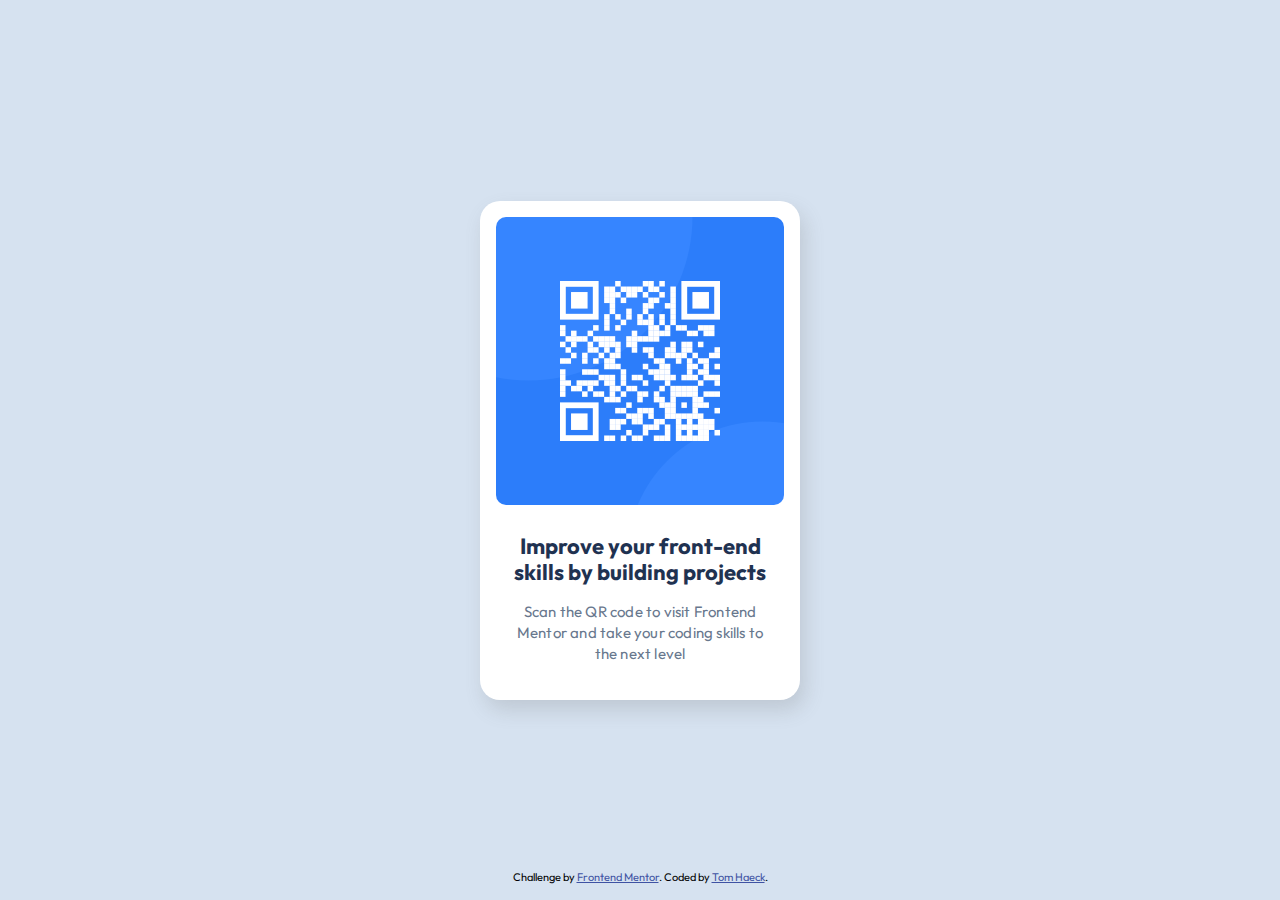
<file: 001-qr-code-component/index.html>
<!DOCTYPE html>
<html lang="en">
<head>
  <meta charset="UTF-8">
  <meta name="viewport" content="width=device-width, initial-scale=1.0">

  <link rel="icon" type="image/png" sizes="32x32" href="./images/favicon-32x32.png">
  <title>Frontend Mentor | QR code component</title>

  <style>
    @import url('https://fonts.googleapis.com/css2?family=Outfit:wght@400;700&display=swap');

    :root {
      --white: hsl(0, 0%, 100%);
      --slate-300: hsl(212, 45%, 89%);
      --slate-500: hsl(216, 15%, 48%);
      --slate-900: hsl(218, 44%, 22%);
    }

    /* do a CSS reset */
    *, *::before, *::after {
      font-family: "Outfit", sans-serif;

      box-sizing: border-box;
      margin: 0;
      padding: 0;
    }

    body {
      background-color: var(--slate-300);

      height: 100vh;

      display: flex;
    }

    .card {
      background-color: var(--white);

      width: 320px;
      height: 499px;
      border-radius: 20px;
      padding: 16px;
      margin: auto;

      box-shadow: 5px 10px 20px rgba(100, 100, 100, 0.2);
    }

    .card-image {
    }

    .card-image img {
      width: 100%;
      border-radius: 10px;
    }

    .card-text {
      text-align: center;
      padding: 24px 16px;
    }

    .card-text h1 {
      font-weight: 700;
      font-style: normal;

      font-size: 22px;

      line-height: 120%;
      letter-spacing: 0;

      color: var(--slate-900);

      margin-bottom: 16px;
    }

    .card-text p {
      font-weight: 400;
      font-style: normal;

      font-size: 15px;

      line-height: 140%;
      letter-spacing: 0.2px;

      color: var(--slate-500);
    }

    .attribution {
      font-size: 11px;
      text-align: center;

      width: 100%;
      padding: 16px;

      position: absolute;
      bottom: 0;
      left: 0;
    }

    .attribution a {
      color: hsl(228, 45%, 44%);
    }
  </style>
</head>
<body>

  <section class="card">
    <div class="card-image">
      <img src="images/image-qr-code.png" alt="https://wwww.frontendmentor.io">
    </div>
    <div class="card-text">
      <h1>Improve your front-end skills by building projects</h1>
      <p>Scan the QR code to visit Frontend Mentor and take your coding skills to the next level</p>
    </div>
  </section>
  <footer class="attribution">
    Challenge by <a href="https://www.frontendmentor.io?ref=challenge" target="_blank">Frontend Mentor</a>.
    Coded by <a href="https://github.com/tomhaeck">Tom Haeck</a>.
  </footer>

</body>
</html>
</file>
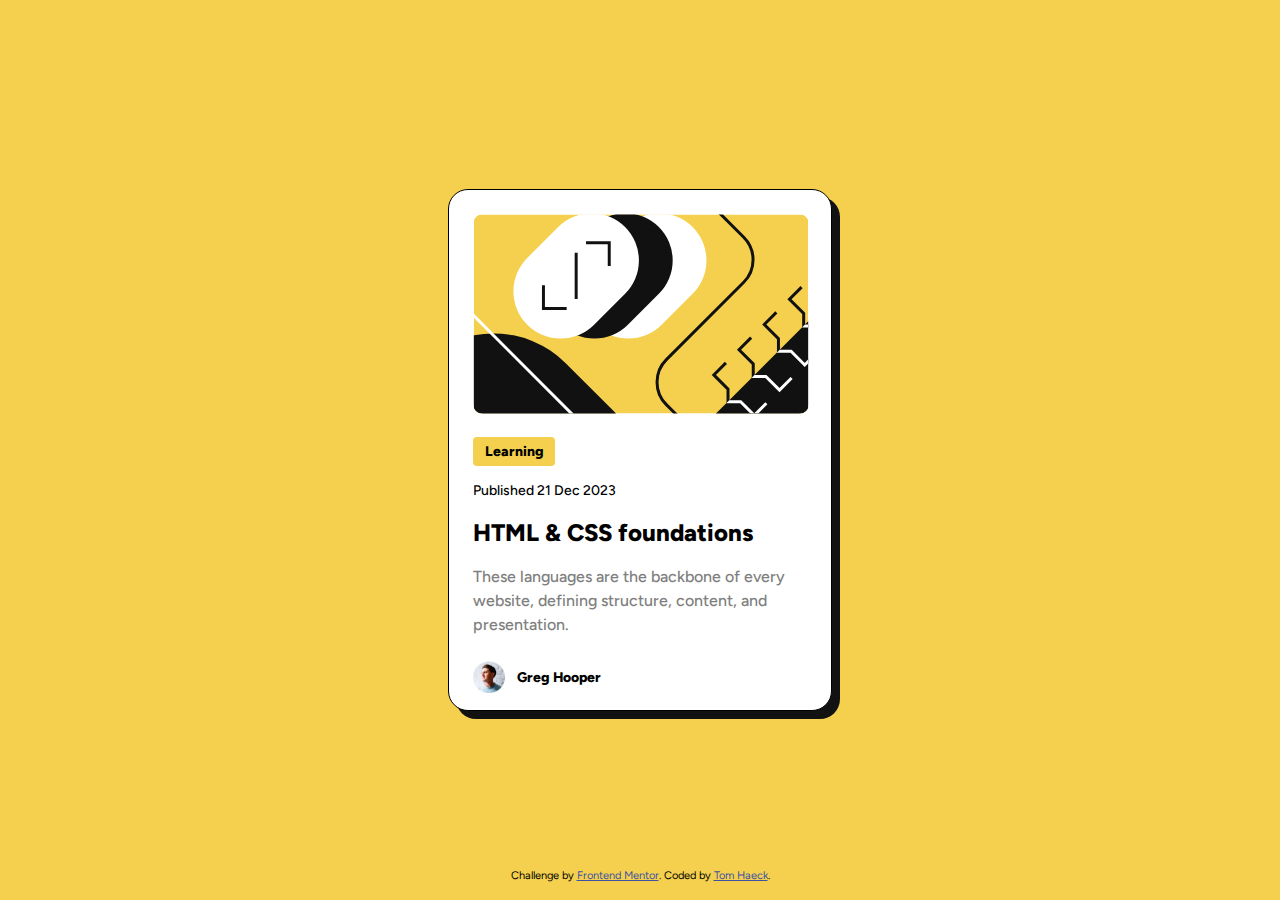
<file: 002-blog-preview-card/index.html>
<!DOCTYPE html>
<html lang="en">
<head>
  <meta charset="UTF-8">
  <meta name="viewport" content="width=device-width, initial-scale=1.0">

  <link rel="icon" type="image/png" sizes="32x32" href="./assets/images/favicon-32x32.png">
  
  <title>Frontend Mentor | Blog preview card</title>

  <style>
    :root {
      --yellow: hsl(47, 88%, 63%);

      --white: hsl(0, 0%, 100%);
      --grey: hsl(0, 0%, 50%);
      --black: hsl(0, 0%, 7%);
    }

    @font-face {
      font-family: figtree;
      src: url("assets/fonts/Figtree-VariableFont_wght.ttf");
      /* we use the variable font and control the weight!*/
    }

    /*CSS reset*/
    *, *::before, *::after {
      box-sizing: border-box;

      padding: 0;
      margin: 0;

      font-family: figtree, sans-serif;

      line-height: 150%;
      letter-spacing: 0;

      color: black;
    }

    body {
      background-color: var(--yellow);

      height: 100vh;

      display: flex;
    }

    .card {
      background-color: var(--white);

      width: 384px;
      height: 522px;

      padding: 24px;
      margin: auto;

      border: 1px solid black;
      border-radius: 20px;

      box-shadow: 8px 8px var(--black);
    }

    .card-image {
      margin-bottom: 16px;
    }

    .card-image img {
      width: 336px;
      height: 200px;

      border-radius: 10px;
    }

    .card-text {
      display: flex;
      flex-direction: column;

      row-gap: 14px;

      margin-bottom: 24px;
    }

    .card-label {
      background-color: var(--yellow);

      font-weight: 800;
      font-size: 14px;

      width: 82px;
      border-radius: 4px;
      padding: 4px 12px;
    }

    .card-date {
      font-weight: 500;
      font-size: 14px;
    }

    .card-title {
      font-weight: 800;
      font-size: 24px;
    }

    .card-title a {
      text-decoration: none;
    }

    .card-title a:hover {
      color: var(--yellow);
    }

    .card-lead {
      font-weight: 500;
      font-size: 16px;

      color: var(--grey);
    }

    .card-author {
      font-weight: 800;
      font-size: 14px;

      display: flex;
      align-items: center;
    }

    .card-author img {
      width: 32px;
      height: 32px;
    }

    .card-author p {
      padding-left: 12px;
    }

    @media all and (max-width: 500px) {
      .card {
        width: 327px;
        height: 501px;
      }

      .card-image img {
        width: 279px;
        height: 200px;
        object-fit: cover;
      }

      .card-text {
        row-gap: 10px;
      }

      .card-label {
        font-size: 12px;
        width: 73px;
      }

      .card-date {
        font-size: 12px;
      }

      .card-title {
        font-size: 20px;
      }

      .card-lead {
        font-size: 14px;
      }
    }

    .attribution {
      font-size: 11px;
      text-align: center;

      width: 100%;
      padding: 16px;

      position: absolute;
      bottom: 0;
    }

    .attribution a {
      color: hsl(228, 45%, 44%);
    }
  </style>
</head>
<body>

  <section class="card">

    <div class="card-image">
      <img src="assets/images/illustration-article.svg" alt="Featured image">
    </div>
    <div class="card-text">
      <p class="card-label">Learning</p>
      <p class="card-date">Published 21 Dec 2023</p>
      <h1 class="card-title"><a href="#">HTML & CSS foundations</a></h1>
      <p class="card-lead">These languages are the backbone of every website, defining structure, content, and presentation.</p>
    </div>
    <div class="card-author">
        <img src="assets/images/image-avatar.webp" alt="image-avatar">
        <p>Greg Hooper</p>
    </div>

  </section>
  <div class="attribution">
    Challenge by <a href="https://www.frontendmentor.io?ref=challenge" target="_blank">Frontend Mentor</a>.
    Coded by <a href="https://github.com/tomhaeck">Tom Haeck</a>.
  </div>
</body>
</html>
</file>
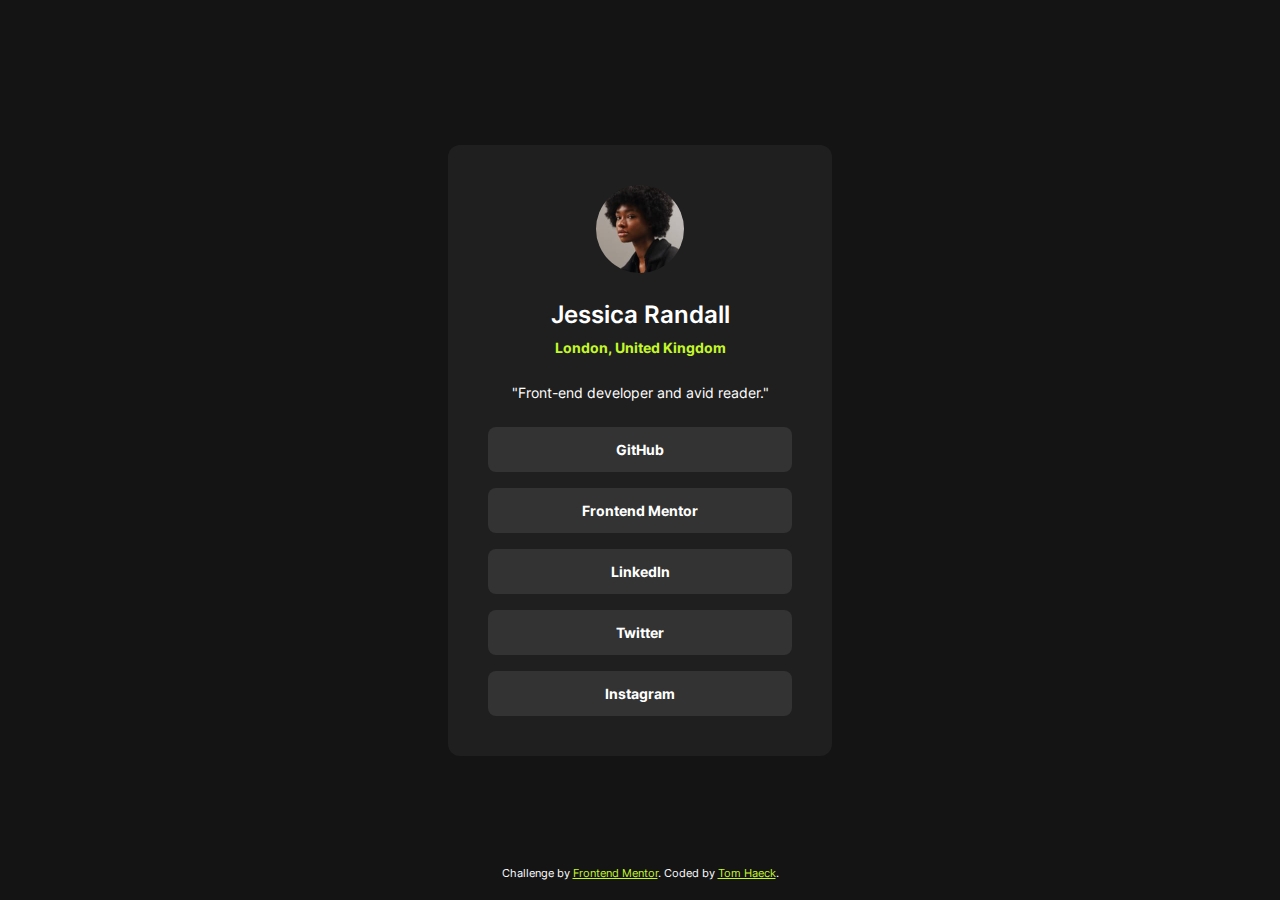
<file: 003-social-links-profile/index.html>
<!DOCTYPE html>
<html lang="en">
<head>
  <meta charset="UTF-8">
  <meta name="viewport" content="width=device-width, initial-scale=1.0">

  <link rel="icon" type="image/png" sizes="32x32" href="./assets/images/favicon-32x32.png">
  
  <title>Frontend Mentor | Social links profile</title>

  <style>
    :root {
      --green: hsl(75, 94%, 57%);
      --white: hsl(0, 0%, 100%);
      --grey-700: hsl(0, 0%, 20%);
      --grey-800: hsl(0, 0%, 12%);
      --grey-900: hsl(0, 0%, 8%);
    }

    *, *:before, *:after {
      box-sizing: border-box;
      padding: 0;
      margin: 0;
    }

    @font-face {
      font-family: inter;
      src: url("assets/fonts/Inter-VariableFont_slnt,wght.ttf");
    }

    body {
      background-color: var(--grey-900);
      color: var(--white);

      font-family: inter, sans-serif;
      font-size: 14px;

      line-height: 150%;
      letter-spacing: 0;

      height: 100vh;

      display: flex;
    }

    .card {
      background-color: var(--grey-800);

      width: 384px;
      height: 611px;
      border-radius: 12px;
      padding: 40px;
      margin: auto;

      text-align: center;

      display: flex;
      flex-direction: column;
      row-gap: 24px;
    }

    .card-image {
      height: 88px;

      display: flex;
    }

    .card-image img {
      width: 88px;
      border-radius: 44px;

      margin: auto;
    }

    .card-name-location h1 {
      font-size: 24px;
      font-weight: 600;

      height: 36px;
      margin-bottom: 4px;

      display: flex;
      justify-content: center;
      align-items: center;
    }

    .card-name-location p {
      color: var(--green);

      font-weight: 700;
    }

    .card-bio {
      font-weight: 400;
    }

    .card-socials {
      list-style-type: none;

      display: flex;
      flex-direction: column;
      justify-content: space-between;
      row-gap: 16px;
    }

    .card-social {
      background-color: var(--grey-700);

      font-weight: 700;

      height: 45px;
      border-radius: 8px;

      display: flex;
      justify-content: center;
      align-items: center;
    }

    .card-social:hover {
      background-color: var(--green);
      color: var(--grey-900);
    }

    @media all and (max-width: 500px) {
      .card {
        width: 327px;
        height: 579px;
        padding: 24px;
      }
    }

    .attribution {
      font-size: 11px;
      text-align: center;

      width: 100%;
      padding: 16px;

      position: absolute;
      bottom: 0;
    }

    .attribution a {
      color: var(--green);
    }
  </style>
</head>
<body>

  <main class="card">
    <div class="card-image">
      <img src="assets/images/avatar-jessica.jpeg" alt="avatar-jessica">
    </div>
    <div class="card-name-location">
      <h1>Jessica Randall</h1>
      <p>London, United Kingdom</p>
    </div>
    <p class="card-bio">"Front-end developer and avid reader."</p>
    <ul class="card-socials">
      <li class="card-social">GitHub</li>
      <li class="card-social">Frontend Mentor</li>
      <li class="card-social">LinkedIn</li>
      <li class="card-social">Twitter</li>
      <li class="card-social">Instagram</li>
    </ul>
  </main>
  
  <div class="attribution">
    Challenge by <a href="https://www.frontendmentor.io?ref=challenge" target="_blank">Frontend Mentor</a>.
    Coded by <a href="https://github.com/tomhaeck">Tom Haeck</a>.
  </div>
</body>
</html>
</file>
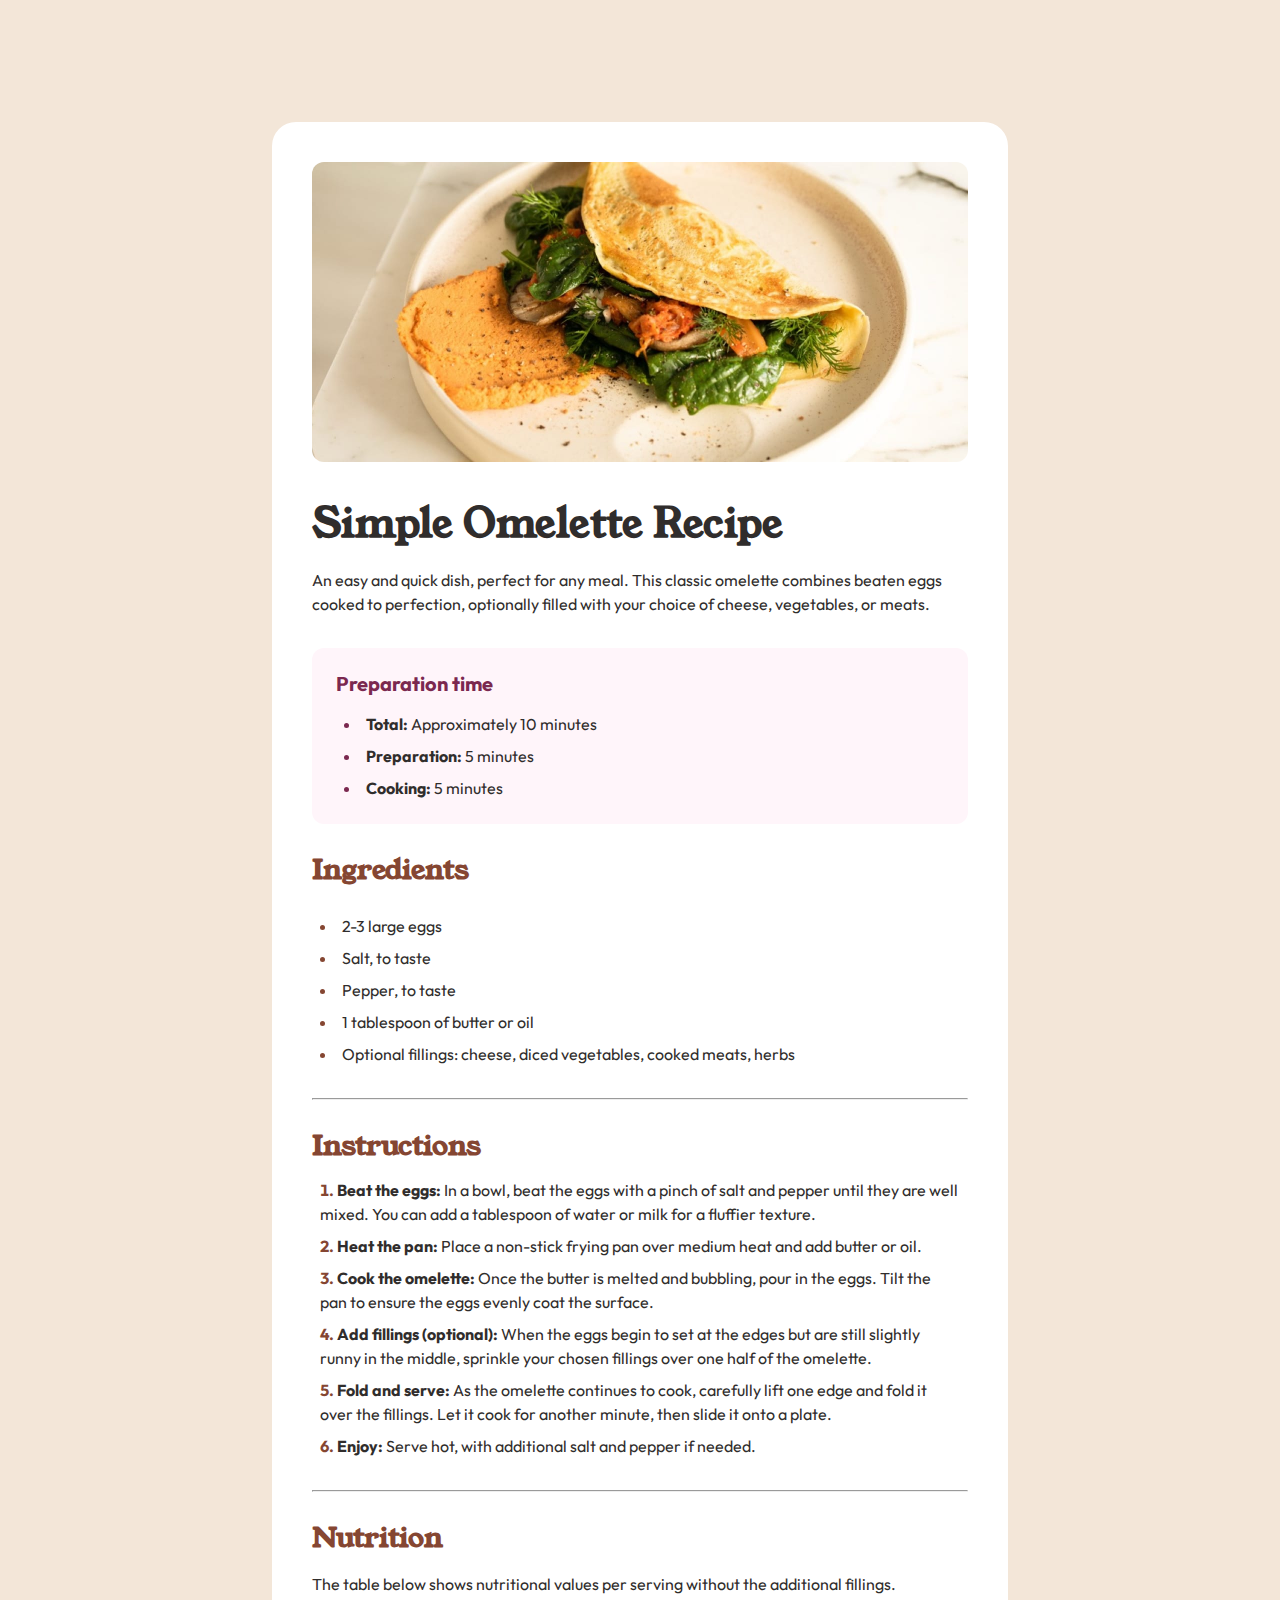
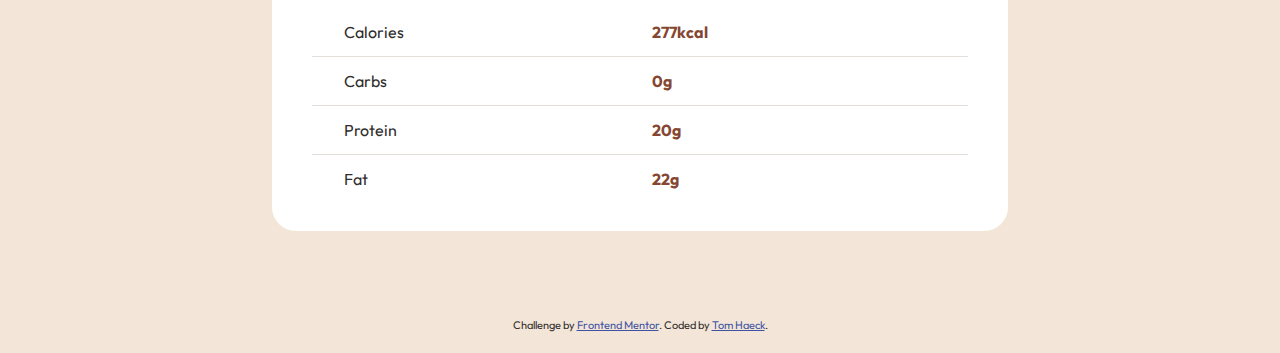
<file: 004-recipe-page/index.html>
<!DOCTYPE html>
<html lang="en">
<head>
  <meta charset="UTF-8">
  <meta name="viewport" content="width=device-width, initial-scale=1.0">

  <link rel="icon" type="image/png" sizes="32x32" href="./assets/images/favicon-32x32.png">
  <link rel="stylesheet" href="style.css">

  <title>Frontend Mentor | Recipe page</title>

</head>
<body>

  <main class="recipe">

    <div class="recipe-image">
      <img src="assets/images/image-omelette.jpeg" alt="image-omelette">
    </div>

    <div class="recipe-text">

      <section class="recipe-summary">
        <h1>Simple Omelette Recipe</h1>

        <p>An easy and quick dish, perfect for any meal. This classic omelette combines beaten eggs cooked
        to perfection, optionally filled with your choice of cheese, vegetables, or meats.</p>
      </section>

      <section class="recipe-preparation-time">
        <h3>Preparation time</h3>

        <ul>
          <li><b>Total:</b> Approximately 10 minutes</li>
          <li><b>Preparation:</b> 5 minutes</li>
          <li><b>Cooking:</b> 5 minutes</li>
        </ul>
      </section>

      <section class="recipe-ingredients">
        <h2>Ingredients</h2>

        <ul>
          <li>2-3 large eggs</li>
          <li>Salt, to taste</li>
          <li>Pepper, to taste</li>
          <li>1 tablespoon of butter or oil</li>
          <li>Optional fillings: cheese, diced vegetables, cooked meats, herbs</li>
        </ul>
      </section>

      <hr>

      <section class="recipe-instructions">
        <h2>Instructions</h2>

        <ol>
          <li><b>Beat the eggs:</b> In a bowl, beat the eggs with a pinch of salt and pepper until they are well mixed.
          You can add a tablespoon of water or milk for a fluffier texture.</li>

          <li><b>Heat the pan:</b> Place a non-stick frying pan over medium heat and add butter or oil.</li>

          <li><b>Cook the omelette:</b> Once the butter is melted and bubbling, pour in the eggs. Tilt the pan to ensure
          the eggs evenly coat the surface.</li>

          <li><b>Add fillings (optional):</b> When the eggs begin to set at the edges but are still slightly runny in the
          middle, sprinkle your chosen fillings over one half of the omelette.</li>

          <li><b>Fold and serve:</b> As the omelette continues to cook, carefully lift one edge and fold it over the
          fillings. Let it cook for another minute, then slide it onto a plate.</li>

          <li><b>Enjoy:</b> Serve hot, with additional salt and pepper if needed.</li>
        </ol>
      </section>

      <hr>

      <section class="recipe-nutrition">
        <h2>Nutrition</h2>

        <p>The table below shows nutritional values per serving without the additional fillings.</p>

        <table>
          <tr>
            <th scope="row">Calories</th>
            <td>277kcal</td>
          </tr>
          <tr>
            <th scope="row">Carbs</th>
            <td>0g</td>
          </tr>
          <tr>
            <th scope="row">Protein</th>
            <td>20g</td>
          </tr>
          <tr>
            <th scope="row">Fat</th>
            <td>22g</td>
          </tr>
        </table>
      </section>

      </div>

  </main>
  
  <div class="attribution">
    Challenge by <a href="https://www.frontendmentor.io?ref=challenge" target="_blank">Frontend Mentor</a>.
    Coded by <a href="https://github.com/tomhaeck">Tom Haeck</a>.
  </div>
</body>
</html>
</file>
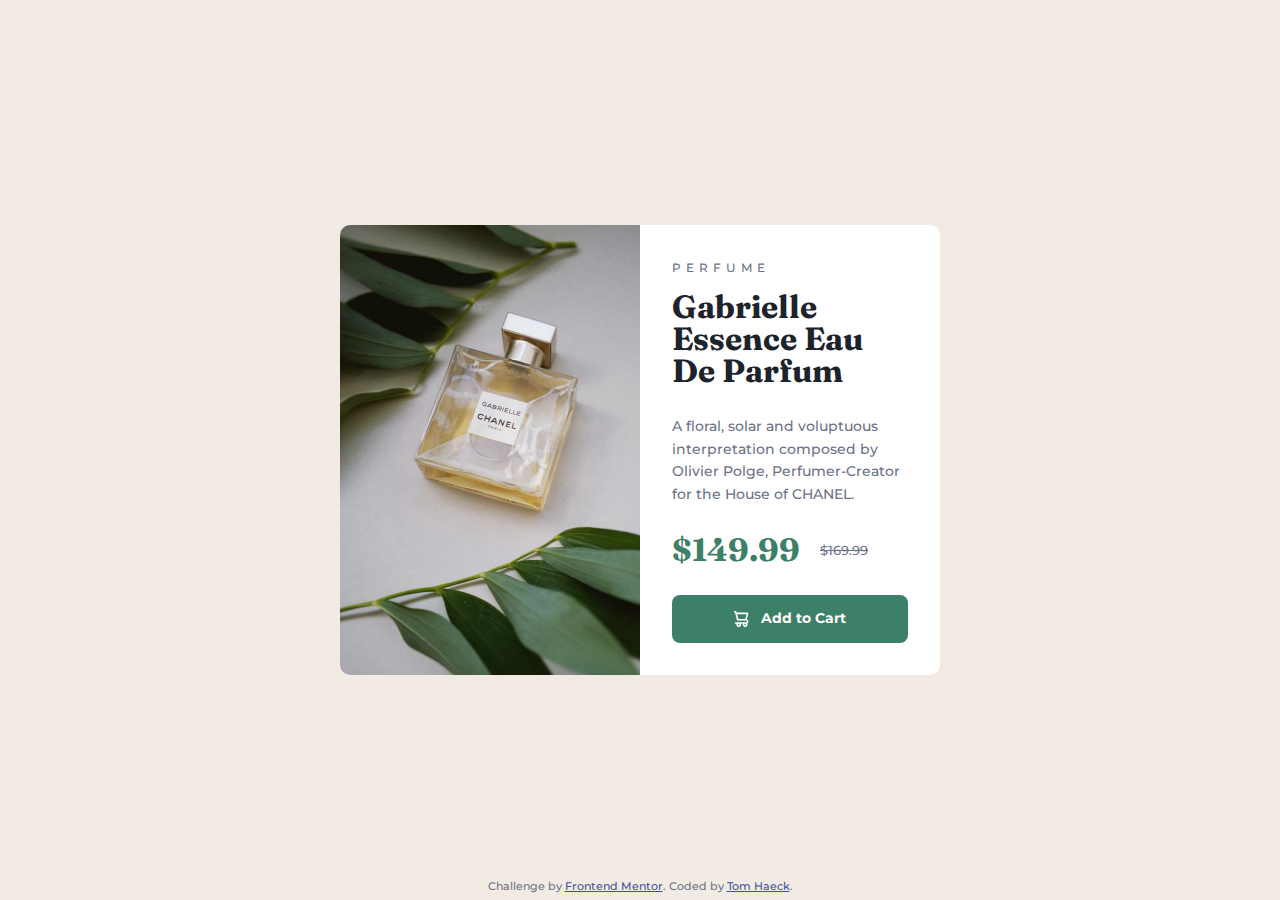
<file: 005-product-preview-card-component/index.html>
<!DOCTYPE html>
<html lang="en">
<head>
  <meta charset="UTF-8">
  <meta name="viewport" content="width=device-width, initial-scale=1.0">

  <link rel="icon" type="image/png" sizes="32x32" href="./images/favicon-32x32.png">
  
  <title>Frontend Mentor | Product preview card component</title>

  <style>
    @import url("https://fonts.googleapis.com/css2?family=Montserrat:ital,wght@0,100..900;1,100..900&display=swap");
    @import url("https://fonts.googleapis.com/css2?family=Fraunces:ital,opsz,wght@0,9..144,100..900;1,9..144,100..900&display=swap");

    :root {
      --dark-cyan: hsl(158, 36%, 37%);
      --even-darker-cyan: hsl(158, 42%, 18%);
      --cream: hsl(30, 38%, 92%);
      --very-dark-blue: hsl(212, 21%, 14%);
      --dark-grayish-blue: hsl(228, 12%, 48%);
      --white: hsl(0, 0%, 100%);
    }

    *, *::before, *::after {
      box-sizing: border-box;
      padding: 0;
      margin: 0;
    }

    body {
      background-color: var(--cream);
      color: var(--dark-grayish-blue);

      font-family: Montserrat, sans-serif;
      font-size: 14px;
      font-weight: 500;
      line-height: 164%;

      height: 100vh;

      display: flex;
    }

    .product {
      background-color: var(--white);

      width: 600px;
      height: 450px;
      border-radius: 10px;
      padding: 0;
      margin: auto;

      display: flex;
      flex-direction: row;
    }

    .product-image img {
      width: auto;
      height: 100%;
      border-radius: 10px 0 0 10px;
    }

    .product-info {
      padding: 32px;

      display: flex;
      flex-direction: column;
      justify-content: space-between;
    }

    .product-subtitle {
      font-size: 12px;

      letter-spacing: 5px;
      text-transform: uppercase;
    }

    .product-title {
      color: var(--very-dark-blue);

      font-family: Fraunces, serif;
      font-weight: 700;
      font-size: 32px;
      line-height: 100%;

      margin-top: -16px;
    }

    .product-price-discount {
      color: var(--dark-cyan);

      font-family: fraunces, serif;
      font-weight: 700;
      font-size: 32px;
      line-height: 100%;
    }

    .product-price-original {
      font-size: 13px;
      margin-left: 16px;

      text-decoration: line-through;
      vertical-align: super;
    }

    .product-add-to-cart {
      background-color: var(--dark-cyan);
      color: var(--white);

      font-weight: 700;

      width: 100%;
      height: 48px;
      border-radius: 8px;

      display: flex;
      justify-content: center;
      align-items: center;
    }

    .product-add-to-cart:hover {
      background-color: var(--even-darker-cyan);
      cursor: pointer;
    }

    .product-add-to-cart img {
      margin-right: 12px;
    }

    @media all and (max-width: 500px) {
      .product {
        width: 91%;
        height: 611px;

        flex-direction: column;
      }

      .product-image {
        height: 40%;
      }

      .product-image img {
        content: url("images/image-product-mobile.jpg");

        width: 100%;
        height: 100%;
        object-fit: cover;
        border-radius: 10px 10px 0 0;
      }

      .product-info {
        height: 60%;
        padding: 16px 24px 24px 24px;
      }

      .product-title {
        margin-top: -10px;
      }
    }

    .attribution {
      font-size: 11px;
      text-align: center;

      width: 100%;
      padding: 2px;

      position: absolute;
      bottom: 0;
    }

    .attribution a {
      color: hsl(228, 45%, 44%);
    }
  </style>
</head>
<body>

  <main class="product">
    <div class="product-image">
      <img src="images/image-product-desktop.jpg" alt="Gabrielle Essence Eau De Parfun">
    </div>
    <div class="product-info">
      <p class="product-subtitle">Perfume</p>
      <h1 class="product-title">Gabrielle Essence Eau De Parfum</h1>
      <p class="product-summary">A floral, solar and voluptuous interpretation composed by Olivier Polge,
        Perfumer-Creator for the House of CHANEL.</p>
      <p class="product-price">
        <span class="product-price-discount">$149.99</span>
        <span class="product-price-original">$169.99</span>
      </p>
      <a class="product-add-to-cart">
        <img src="images/icon-cart.svg" alt="">
        <span>Add to Cart</span>
      </a>
    </div>
  </main>
  
  <div class="attribution">
    Challenge by <a href="https://www.frontendmentor.io?ref=challenge" target="_blank">Frontend Mentor</a>.
    Coded by <a href="https://github.com/tomhaeck">Tom Haeck</a>.
  </div>
</body>
</html>
</file>
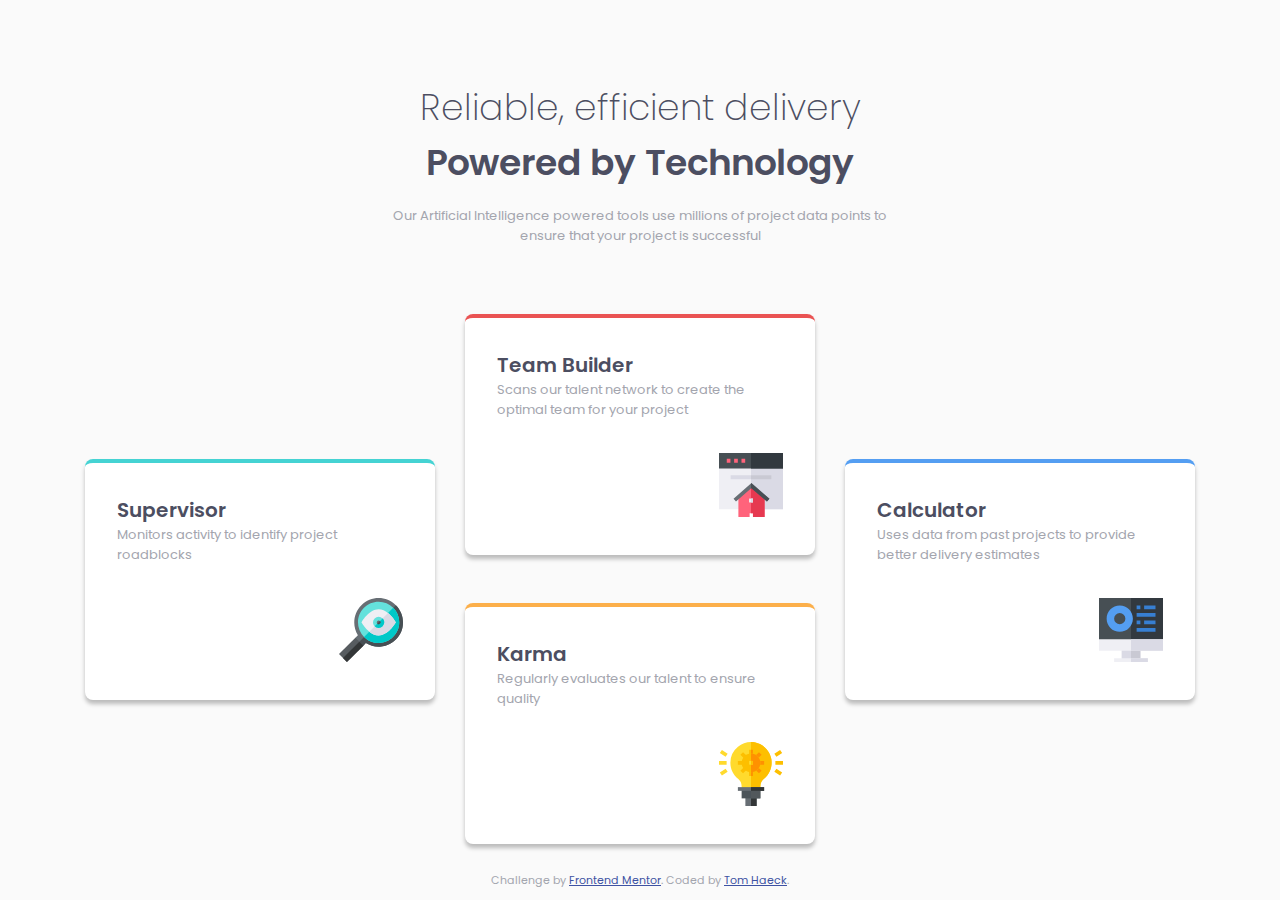
<file: 006-four-card-feature-section/index.html>
<!DOCTYPE html>
<html lang="en">
<head>
  <meta charset="UTF-8">
  <meta name="viewport" content="width=device-width, initial-scale=1.0">

  <link rel="icon" type="image/png" sizes="32x32" href="./images/favicon-32x32.png">
  <link rel="stylesheet" href="style.css">

  <title>Frontend Mentor | Four card feature section</title>
</head>
<body>

  <header>
    <h1>Reliable, efficient delivery</h1>
    <h2>Powered by Technology</h2>

    <p>Our Artificial Intelligence powered tools use millions of project data points
    to ensure that your project is successful</p>
  </header>

  <section class="cards">

    <article class="card card-supervisor">
      <h3>Supervisor</h3>
      <p>Monitors activity to identify project roadblocks</p>
      <div class="card-image">
        <img src="images/icon-supervisor.svg" alt="Supervisor">
      </div>
    </article>

    <div class="cards-stacked">

      <article class="card card-team-builder">
        <h3>Team Builder</h3>
        <p>Scans our talent network to create the optimal team for your project</p>
        <div class="card-image">
          <img src="images/icon-team-builder.svg" alt="Team Builder">
        </div>
      </article>

      <article class="card card-karma">
        <h3>Karma</h3>
        <p>Regularly evaluates our talent to ensure quality</p>
        <div class="card-image">
          <img src="images/icon-karma.svg" alt="Karma">
        </div>
      </article>

    </div>

    <article class="card card-calculator">
      <h3>Calculator</h3>
      <p>Uses data from past projects to provide better delivery estimates</p>
      <div class="card-image">
        <img src="images/icon-calculator.svg" alt="Calculator">
      </div>
    </article>

  </section>
  
  <footer>
    <p class="attribution">
      Challenge by <a href="https://www.frontendmentor.io?ref=challenge" target="_blank">Frontend Mentor</a>.
      Coded by <a href="https://github.com/tomhaeck">Tom Haeck</a>.
    </p>
  </footer>
</body>
</html>
</file>
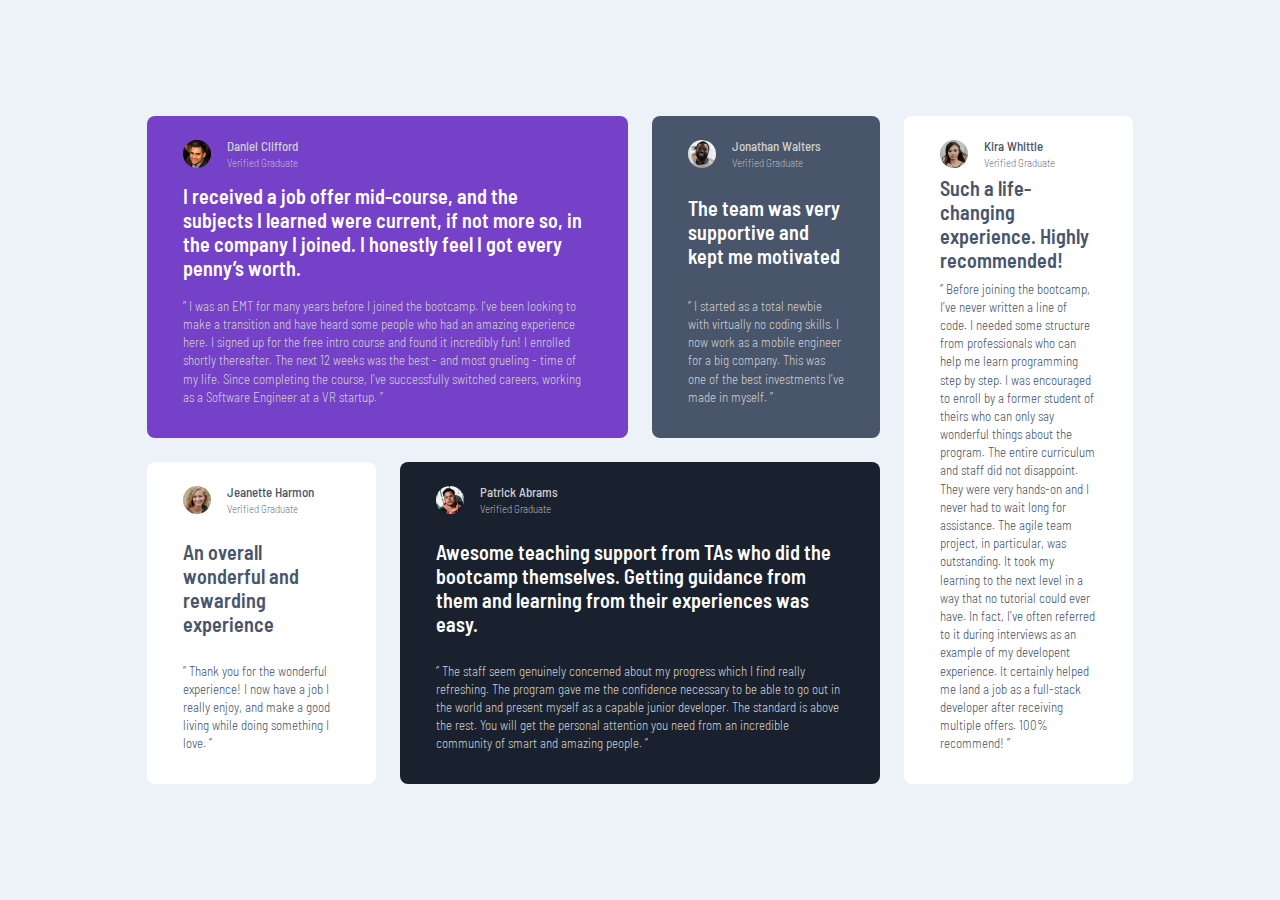
<file: 007-testimonials-grid-section/index.html>
<!DOCTYPE html>
<html lang="en">
<head>
  <meta charset="UTF-8">
  <meta name="viewport" content="width=device-width, initial-scale=1.0">

  <link rel="icon" type="image/png" sizes="32x32" href="./images/favicon-32x32.png">
  <link rel="stylesheet" type="text/css" href="style.css">

  <title>Frontend Mentor | Testimonials Grid Section</title>
</head>
<body>
<section class="cards">

  <article class="card card-daniel bg-moderate-violet">
    <header>
      <img src="images/image-daniel.jpg" alt="Daniel Clifford">
      <div>
      <h1>Daniel Clifford</h1>
      <h2>Verified Graduate</h2>
      </div>
    </header>
    <blockquote class="text-white">
      I received a job offer mid-course, and the subjects I learned were current, if not more so,
      in the company I joined. I honestly feel I got every penny’s worth.
    </blockquote>

    <p>“ I was an EMT for many years before I joined the bootcamp. I’ve been looking to make a
      transition and have heard some people who had an amazing experience here. I signed up
      for the free intro course and found it incredibly fun! I enrolled shortly thereafter.
      The next 12 weeks was the best - and most grueling - time of my life. Since completing
      the course, I’ve successfully switched careers, working as a Software Engineer at a VR startup. ”</p>
  </article>

  <article class="card card-jonathan bg-very-dark-grayish-blue">
    <header>
      <img src="images/image-jonathan.jpg" alt="Jonathan Walters">
      <div>
        <h1>Jonathan Walters</h1>
        <h2>Verified Graduate</h2>
      </div>
    </header>

    <blockquote class="text-white">
      The team was very supportive and kept me motivated
    </blockquote>

    <p>“ I started as a total newbie with virtually no coding skills. I now work as a mobile engineer
      for a big company. This was one of the best investments I’ve made in myself. ”</p>
  </article>

  <article class="card card-jeanette text-very-dark-grayish-blue bg-white">
    <header>
      <img src="images/image-jeanette.jpg" alt="Jeanette Harmon">
      <div>
        <h1>Jeanette Harmon</h1>
        <h2>Verified Graduate</h2>
      </div>
    </header>

    <blockquote class="text-very-dark-grayish-blue">
      An overall wonderful and rewarding experience
    </blockquote>

    <p>“ Thank you for the wonderful experience! I now have a job I really enjoy, and make a good living
      while doing something I love. ”</p>
  </article>

  <article class="card card-patrick bg-very-dark-blackish-blue">
    <header>
      <img src="images/image-patrick.jpg" alt="Patrick Abrams">
      <div>
        <h1>Patrick Abrams</h1>
        <h2>Verified Graduate</h2>
      </div>
    </header>

    <blockquote class="text-white">
      Awesome teaching support from TAs who did the bootcamp themselves. Getting guidance from them and
      learning from their experiences was easy.
    </blockquote>

    <p>“ The staff seem genuinely concerned about my progress which I find really refreshing. The program
      gave me the confidence necessary to be able to go out in the world and present myself as a capable
      junior developer. The standard is above the rest. You will get the personal attention you need from
      an incredible community of smart and amazing people. ”</p>
  </article>

  <article class="card card-kira text-very-dark-grayish-blue bg-white">
    <header>
      <img src="images/image-kira.jpg" alt="Kira Whittle">
      <div>
        <h1>Kira Whittle</h1>
        <h2>Verified Graduate</h2>
      </div>
    </header>

    <blockquote>
      Such a life-changing experience. Highly recommended!
    </blockquote>

    <p>“ Before joining the bootcamp, I’ve never written a line of code. I needed some structure from
      professionals who can help me learn programming step by step. I was encouraged to enroll by a former
      student of theirs who can only say wonderful things about the program. The entire curriculum and staff
      did not disappoint. They were very hands-on and I never had to wait long for assistance. The agile team
      project, in particular, was outstanding. It took my learning to the next level in a way that no tutorial
      could ever have. In fact, I’ve often referred to it during interviews as an example of my developent
      experience. It certainly helped me land a job as a full-stack developer after receiving multiple offers.
      100% recommend! ”</p>
  </article>

</section>

<!--  <div class="attribution">-->
<!--    Challenge by <a href="https://www.frontendmentor.io?ref=challenge" target="_blank">Frontend Mentor</a>. -->
<!--    Coded by <a href="#">Your Name Here</a>.-->
<!--  </div>-->
</body>
</html>
</file>
<file: 004-recipe-page/style.css>
:root {
    --white: hsl(0, 0%, 100%);

    --stone-100: hsl(30, 54%, 90%);
    --stone-150: hsl(30, 18%, 87%);
    --stone-600: hsl(30, 10%, 34%);
    --stone-900: hsl(24, 5%, 18%);

    --brown-800: hsl(14, 45%, 36%);

    --rose-800: hsl(332, 51%, 32%);
    --rose-50: hsl(330, 100%, 98%);
}

/* CSS reset */
*, *::before, *::after {
    box-sizing: border-box;
    margin: 0;
    padding: 0;
}

@font-face {
    font-family: outfit;
    src: url("assets/fonts/outfit/Outfit-VariableFont_wght.ttf");
}

@font-face {
    font-family: young-serif;
    src: url("assets/fonts/young-serif/YoungSerif-Regular.ttf");
}


/* element-level selectors */

body {
    background-color: var(--stone-100);
    color: var(--stone-900);

    font-family: outfit, sans-serif;
    font-weight: 400;
    font-size: 16px;

    letter-spacing: 0;
    line-height: 150%;

    position: relative;
    /* the .attribution element will be positioned with respect
    to the body if `position` is set */

    display: flex;
}

ul, ol {
    list-style-position: inside;

    padding: 0 8px;

    display: flex;
    flex-direction: column;
    row-gap: 8px;
}

li::marker {
    color: var(--brown-800);

    font-weight: 700;
}

h1 {
    font-family: young-serif, serif;
    font-size: 40px;
    line-height: 100%;

    margin-bottom: 24px;
}

h2 {
    color: var(--brown-800);

    font-family: young-serif, serif;
    font-size: 28px;
    line-height: 100%;

    margin-bottom: 30px;
}

h3 {
    color: var(--rose-800);

    font-size: 20px;

    margin-bottom: 16px;
}

b {
    font-weight: 700;
}


/* class-level selectors */

.recipe {
    background-color: var(--white);

    width: 736px;
    border-radius: 24px;
    padding: 40px;
    /*margin: 128px auto;     !* Figma margin *!*/
    margin: 122px auto;
}

.recipe-image img {
    width: 100%;
    border-radius: 12px;
    /*margin-bottom: 40px;    !* Figma margin *!*/
    margin-bottom: 36px;
}

.recipe-text {
    display: flex;
    flex-direction: column;
    row-gap: 32px;
}

.recipe-preparation-time {
    background-color: var(--rose-50);

    padding: 24px;
    border-radius: 12px;
}

.recipe-preparation-time ul li::marker {
    color: var(--rose-800);
}

.recipe-instructions h2 {
    /*margin-bottom: 30px;    !* Figma margin *!*/
    margin-bottom: 18px;
}

.recipe-nutrition h2 {
    /*margin-bottom: 30px;    !* Figma margin *!*/
    margin-bottom: 20px;
}


/* table-related css */

table {
    width: 100%;
    margin-top: 24px;

    border-collapse: collapse;
}

th, td {
    text-align: left;

    width: 50%;
    border-top: 1px solid var(--stone-150);
    border-bottom: 1px solid var(--stone-150);
    padding: 12px 0;
}

th {
    font-weight: 400;

    padding-left: 32px;
}

td {
    font-weight: 700;
    color: var(--brown-800);

    padding-left: 12px;
}

tr:first-child th, tr:first-child td {
    border-top: unset;
    padding-top: 0;

}

tr:last-child th, tr:last-child td {
    border-bottom: unset;
    padding-bottom: 0;
}


@media all and (max-width: 500px) {
    h1 {
        font-size: 36px;
    }

    .recipe {
        width: 100%;
        border-radius: 0;
        padding: 40px 32px;
        margin: 0;
    }

    .recipe-image img {
        width: calc(100% + 2*32px);
        border-radius: 0px;
        /* Negative margins allow elements to go outside the
         bounds of the parent element */
        margin: -40px -32px 36px -32px;
    }
}


.attribution {
    font-size: 11px;
    text-align: center;

    width: 100%;
    padding: 16px;

    position: absolute;
    left: 0;
    bottom: 0;
}

.attribution a {
    color: hsl(228, 45%, 44%);
}
</file>
<file: 006-four-card-feature-section/style.css>
@import url("https://fonts.googleapis.com/css2?family=Poppins:ital,wght@0,100;0,200;0,400;0,600;1,200;1,400;1,600&display=swap");

:root {
    /* primary colors */
    --red: hsl(0, 78%, 62%);
    --cyan: hsl(180, 62%, 55%);
    --orange: hsl(34, 97%, 64%);
    --blue: hsl(212, 86%, 64%);

    /* neutral colors */
    --very-dark-blue: hsl(234, 12%, 34%);
    --grayish-blue: hsl(229, 6%, 66%);
    --very-light-gray: hsl(0, 0%, 98%);
}

/* CSS reset */
*, *::before, *::after {
    box-sizing: border-box;
    padding: 0;
    margin: 0;
}

body {
    background-color: var(--very-light-gray);
    color: var(--grayish-blue);

    font-family: Poppins, sans-serif;
    font-weight: 400;
    font-size: 13px;

    display: flex;
    flex-direction: column;
    align-items: center;
}

header {
    text-align: center;

    width: 540px;
    margin-top: 80px;
}

header h1 {
    color: var(--very-dark-blue);

    font-weight: 200;
    font-size: 36px;
}

header h2 {
    color: var(--very-dark-blue);

    font-weight: 600;
    font-size: 36px;

    margin-bottom: 16px;
}

.cards {
    width: 1110px;
    height: 530px;
    margin-top: calc(312px - 80px - 160px - 4px);  /* calculation based on Figma offsets */

    display: flex;
    flex-direction: row;
    justify-content: space-between;
    align-items: center;
}

.cards .cards-stacked {
    align-self: stretch;

    display: flex;
    flex-direction: column;
    justify-content: space-between;
}

.card {
    background-color: white;

    width: 350px;
    border-radius: 8px;
    border-top-style: solid;
    border-top-width: 4px;
    padding: 32px;

    box-shadow: 0 4px 4px hsla(0, 0%, 0%, 0.25);
}

.card h3 {
    color: var(--very-dark-blue);
    font-weight: 600;
    font-size: 20px;
}

.card p {
    margin-bottom: 33px;
}

.card-image {
    width: 100%;
    text-align: right;
}

.card-supervisor {
    border-top-color: var(--cyan);
}

.card-team-builder {
    border-top-color: var(--red);
}

.card-karma {
    border-top-color: var(--orange);
}

.card-calculator {
    border-top-color: var(--blue);
}

.attribution {
    font-size: 11px;
    text-align: center;

    width: 100%;
    padding: 4px;
    margin-top: 24px;
}

.attribution a {
    color: hsl(228, 45%, 44%);
}

@media all and (max-width: 500px) {

    header {
        width: 311px;
    }

    header h1 {
        font-size: 24px;
    }

    header h2 {
        font-size: 24px;
    }

    .cards {
        width: 311px;
        height: auto;
        margin-top: calc(322px - 85px - 161px);  /* calculation based on Figma offsets */

        flex-direction: column;
        justify-content: unset;
        align-items: stretch;
        row-gap: 25px;
    }

    .cards .cards-stacked {
        align-self: unset;
        justify-content: unset;
        row-gap: 25px;
    }

    .card {
        width: 100%;
        row-gap: unset;
    }

    .card p {
        margin-bottom: 23px;
    }

    .card-image img {
        width: 57px;
        height: 57px;
    }
}
</file>
<file: 007-testimonials-grid-section/style.css>
/* Fonts */
@import url('https://fonts.googleapis.com/css2?family=Barlow+Semi+Condensed:wght@100;200;300;400;500;600&display=swap');

/* CSS variables */
:root {
    --moderate-violet: hsl(263, 55%, 52%);
    --very-dark-grayish-blue: hsl(217, 19%, 35%);
    --very-dark-blackish-blue: hsl(219, 29%, 14%);
    --white: hsl(0, 0%, 100%);

    --light-gray: hsl(0, 0%, 81%);
    --light-grayish-blue: hsl(210, 46%, 95%);

    --step--1: 11px;
    --step-0: 13px;
    --step-1: 20px;

    --space-xxs: 8px;
    --space-xs: 16px;
    --space-s: 24px;
    --space-m: 32px;
    --space-l: 64px;
}


/* CSS reset */
*, *::before, *::after {
    box-sizing: border-box;
    padding: 0;
    margin: 0;
}


/* Global css */
body {
    color: var(--light-gray);
    background: var(--light-grayish-blue);

    font-family: "Barlow Semi Condensed", sans-serif;
    font-weight: 300;
    font-size: var(--step-0);

    line-height: 1.4;
    letter-spacing: 0;

    min-height: 100vh;
}

h1 {
    font-weight: 500;
    font-size: var(--step-0);
    line-height: 1;
}

h2 {
    font-weight: 200;
    font-size: var(--step--1);
    line-height: 1;
}

blockquote {
    font-weight: 600;
    font-size: var(--step-1);
    line-height: 1.2;
}

img {
    border-radius: 50%;
    width: 1.75rem;
}


/* Composition */
body {
    display: flex;
    justify-content: center;
    align-items: center;
}

.cards {
    display: grid;
    grid-template-rows: repeat(2, 1fr);
    grid-template-columns:repeat(4, 1fr);

    gap: var(--space-s);

    width: 77%;
    height: 64%;
}

.card {
    flex-basis: 0;
}

.card-daniel {
    grid-row: 1;
    grid-column: 1 / span 2;
}

.card-jonathan {
    grid-row: 1;
    grid-column: 3;
}

.card-kira {
    grid-row: 1 / span 2;
    grid-column: 4;
}

.card-jeanette{
    grid-row: 2;
    grid-column: 1;
}

.card-patrick {
    grid-row: 2;
    grid-column: 2 / span 2;
}

.card header {
    display: flex;
    align-items: center;
    column-gap: var(--space-xs);
}


/* Utilities */
.bg-moderate-violet {
    background-color: var(--moderate-violet);
}

.bg-very-dark-grayish-blue {
    background-color: var(--very-dark-grayish-blue);
}

.bg-very-dark-blackish-blue {
    background-color: var(--very-dark-blackish-blue);
}

.bg-white {
    background-color: var(--white);
}

.text-white {
    color: var(--white);
}

.text-very-dark-grayish-blue {
    color: var(--very-dark-grayish-blue);
}

/* Blocks */
.card {
    border-radius: 8px;
    padding: 32px;
    padding-inline: 36px;

    display: flex;
    flex-direction: column;
    justify-content: space-between;
}

.card header {
    margin-top: calc(-1 * var(--space-xxs));
    margin-bottom: var(--space-xxs);
}

.card header h1 {
    margin-bottom: 4px;
}

.card blockquote {
        margin-bottom: 8px;
}


@media all and (max-width: 800px) {
    .cards {
        width: unset;
        height: unset;

        margin-top: var(--space-l);
        margin-inline: var(--space-s);

        display: flex;
        flex-direction: column;
        row-gap: var(--space-s);
    }
}
















.attribution { font-size: 11px; text-align: center; }
    .attribution a { color: hsl(228, 45%, 44%); }
</file>
